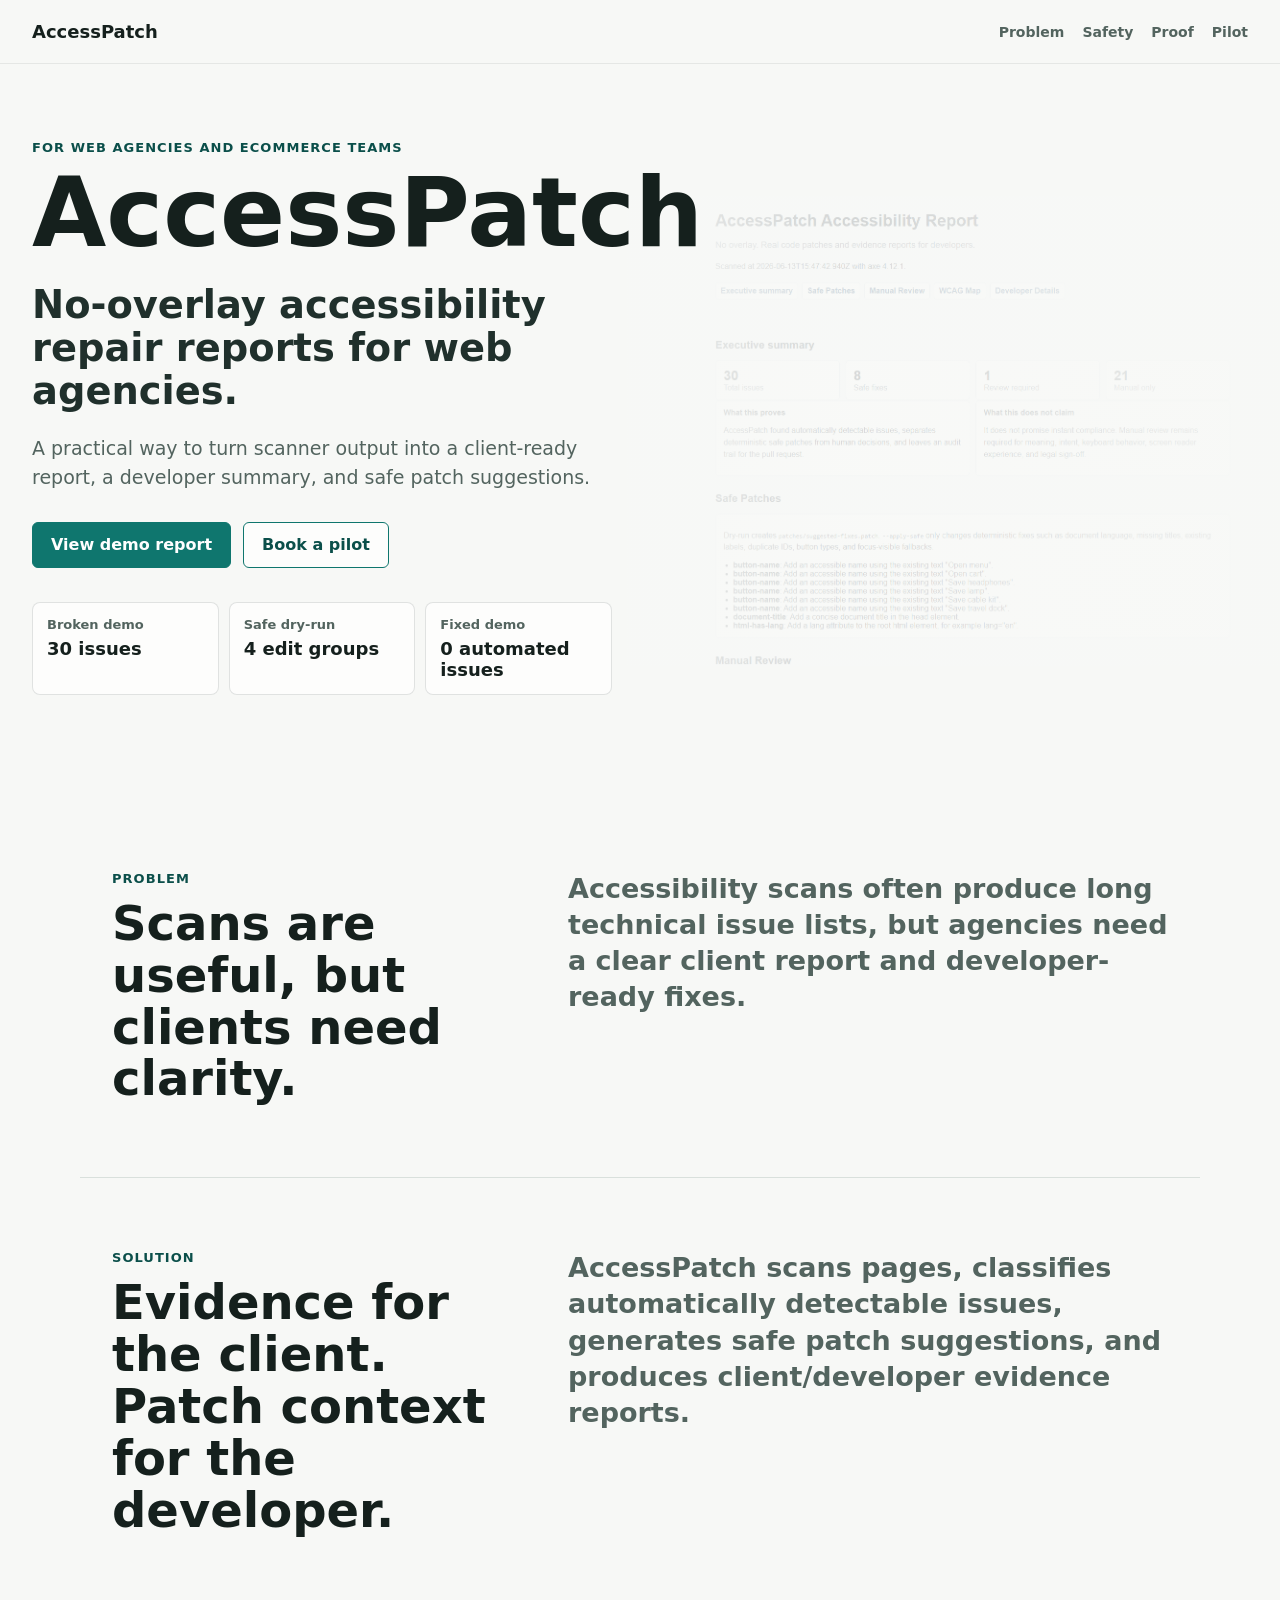
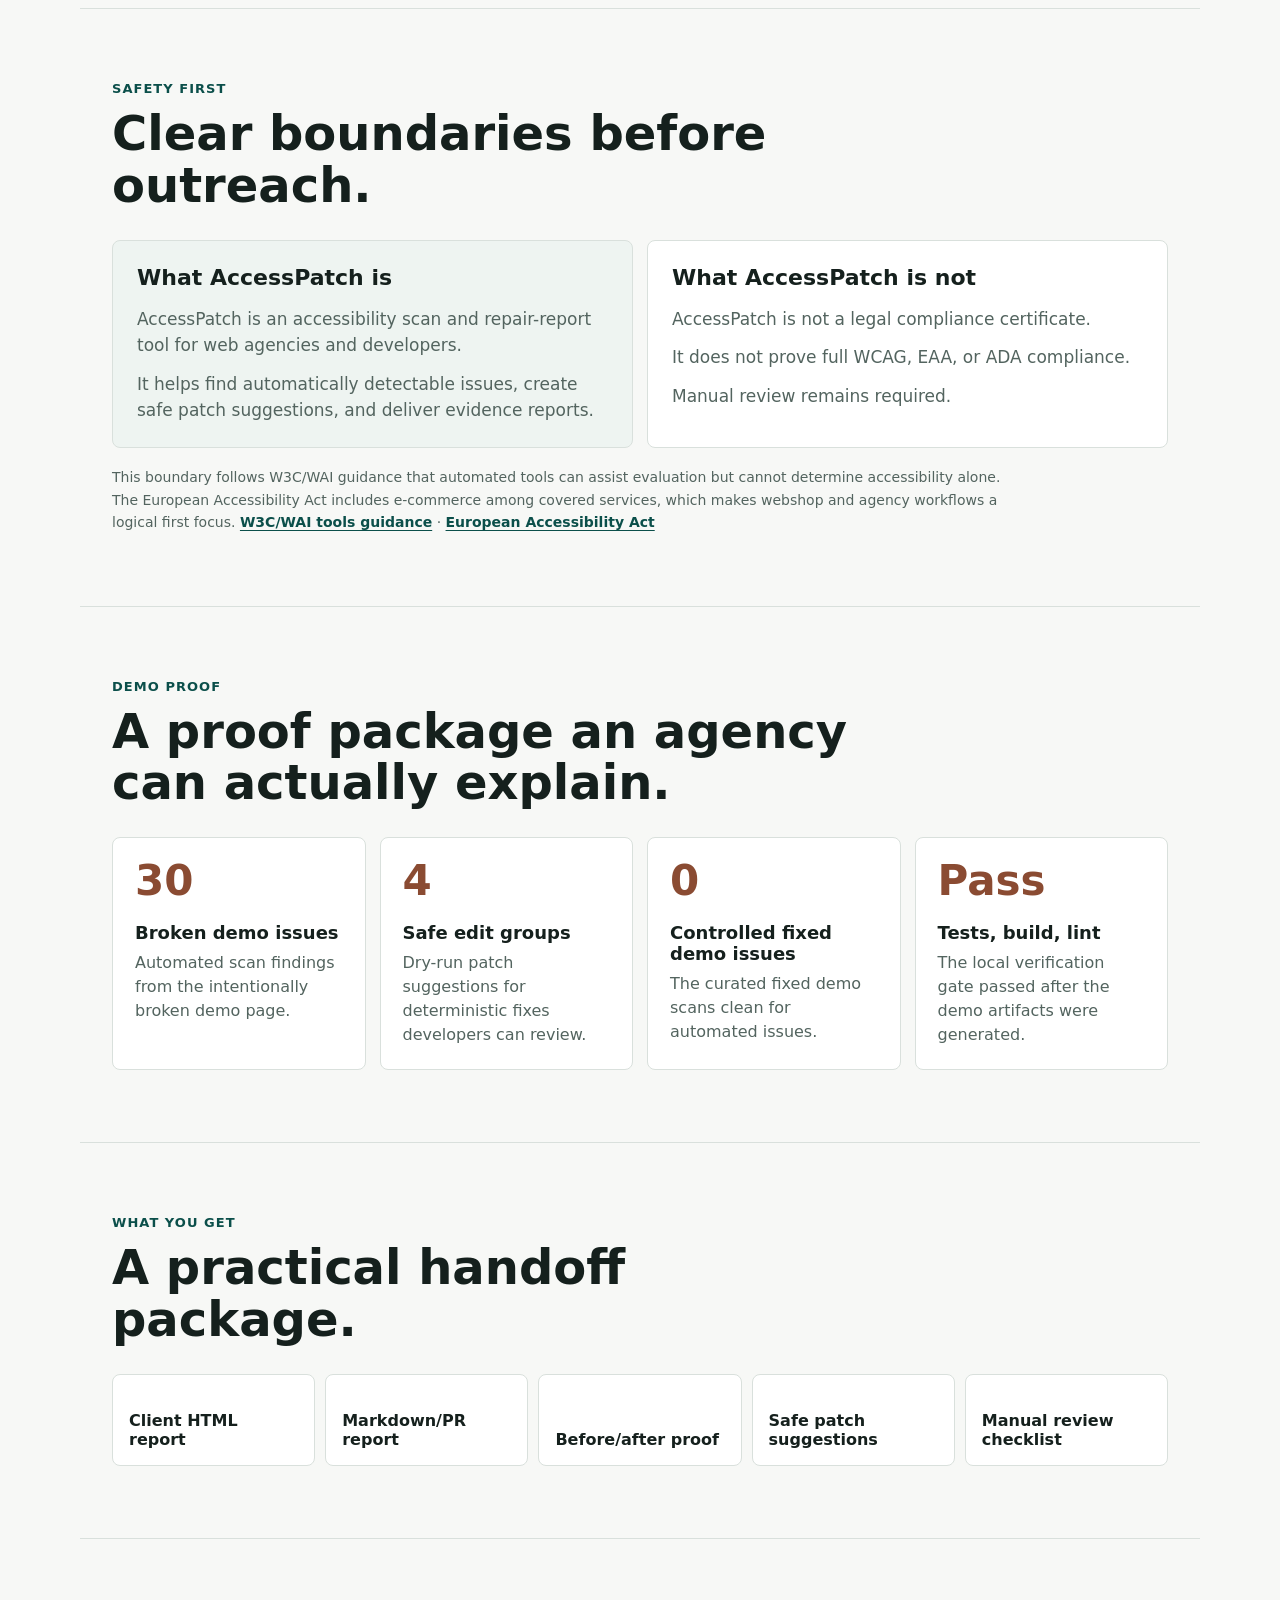
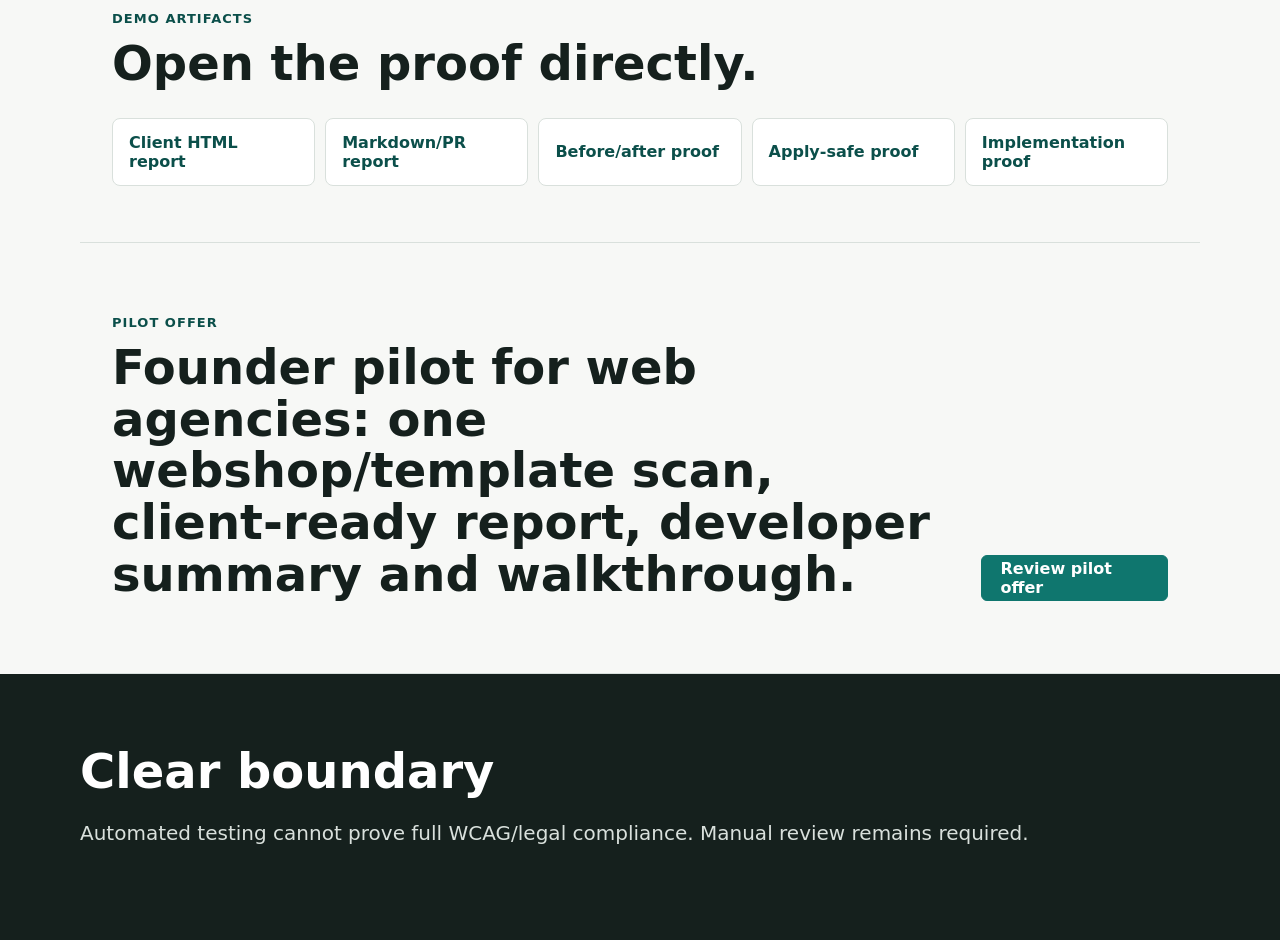
<file: index.html>
<!doctype html>
<html lang="en">
  <head>
    <meta charset="utf-8" />
    <meta name="viewport" content="width=device-width, initial-scale=1" />
    <title>AccessPatch | No-overlay accessibility repair reports</title>
    <meta
      name="description"
      content="AccessPatch creates no-overlay accessibility repair reports for web agencies: scan evidence, safe patch suggestions, PR summaries, and manual review checklists."
    />
    <link rel="stylesheet" href="styles.css" />
  </head>
  <body>
    <header class="site-header" aria-label="AccessPatch">
      <a class="brand" href="#top">AccessPatch</a>
      <nav aria-label="Primary navigation">
        <a href="#problem">Problem</a>
        <a href="#safety">Safety</a>
        <a href="#proof">Proof</a>
        <a href="#pilot">Pilot</a>
      </nav>
    </header>

    <main id="top">
      <section class="hero" aria-labelledby="hero-title">
        <div class="hero-copy">
          <p class="eyebrow">For web agencies and ecommerce teams</p>
          <h1 id="hero-title">AccessPatch</h1>
          <p class="hero-subtitle">No-overlay accessibility repair reports for web agencies.</p>
          <p class="hero-note">
            A practical way to turn scanner output into a client-ready report, a developer summary,
            and safe patch suggestions.
          </p>
          <div class="hero-actions" aria-label="Primary actions">
            <a class="button primary" href="reports/client-demo.html">View demo report</a>
            <a class="button secondary" href="#pilot">Book a pilot</a>
          </div>
          <dl class="hero-proof" aria-label="Demo proof">
            <div>
              <dt>Broken demo</dt>
              <dd>30 issues</dd>
            </div>
            <div>
              <dt>Safe dry-run</dt>
              <dd>4 edit groups</dd>
            </div>
            <div>
              <dt>Fixed demo</dt>
              <dd>0 automated issues</dd>
            </div>
          </dl>
        </div>
      </section>

      <section id="problem" class="section split">
        <div>
          <p class="section-kicker">Problem</p>
          <h2>Scans are useful, but clients need clarity.</h2>
        </div>
        <p class="large-copy">
          Accessibility scans often produce long technical issue lists, but agencies need a clear
          client report and developer-ready fixes.
        </p>
      </section>

      <section class="section split">
        <div>
          <p class="section-kicker">Solution</p>
          <h2>Evidence for the client. Patch context for the developer.</h2>
        </div>
        <p class="large-copy">
          AccessPatch scans pages, classifies automatically detectable issues, generates safe patch
          suggestions, and produces client/developer evidence reports.
        </p>
      </section>

      <section id="safety" class="section safety" aria-labelledby="safety-title">
        <div class="section-heading">
          <p class="section-kicker">Safety first</p>
          <h2 id="safety-title">Clear boundaries before outreach.</h2>
        </div>
        <div class="safety-grid">
          <article>
            <h3>What AccessPatch is</h3>
            <p>
              AccessPatch is an accessibility scan and repair-report tool for web agencies and
              developers.
            </p>
            <p>
              It helps find automatically detectable issues, create safe patch suggestions, and
              deliver evidence reports.
            </p>
          </article>
          <article>
            <h3>What AccessPatch is not</h3>
            <p>AccessPatch is not a legal compliance certificate.</p>
            <p>It does not prove full WCAG, EAA, or ADA compliance.</p>
            <p>Manual review remains required.</p>
          </article>
        </div>
        <p class="source-note">
          This boundary follows W3C/WAI guidance that automated tools can assist evaluation but
          cannot determine accessibility alone. The European Accessibility Act includes e-commerce
          among covered services, which makes webshop and agency workflows a logical first focus.
          <a href="https://www.w3.org/WAI/test-evaluate/tools/selecting/">W3C/WAI tools guidance</a>
          ·
          <a
            href="https://commission.europa.eu/strategy-and-policy/policies/justice-and-fundamental-rights/disability/european-accessibility-act-eaa_en"
            >European Accessibility Act</a
          >
        </p>
      </section>

      <section id="proof" class="section proof-section" aria-labelledby="proof-title">
        <div class="section-heading">
          <p class="section-kicker">Demo proof</p>
          <h2 id="proof-title">A proof package an agency can actually explain.</h2>
        </div>
        <div class="proof-grid">
          <article>
            <span>30</span>
            <h3>Broken demo issues</h3>
            <p>Automated scan findings from the intentionally broken demo page.</p>
          </article>
          <article>
            <span>4</span>
            <h3>Safe edit groups</h3>
            <p>Dry-run patch suggestions for deterministic fixes developers can review.</p>
          </article>
          <article>
            <span>0</span>
            <h3>Controlled fixed demo issues</h3>
            <p>The curated fixed demo scans clean for automated issues.</p>
          </article>
          <article>
            <span>Pass</span>
            <h3>Tests, build, lint</h3>
            <p>The local verification gate passed after the demo artifacts were generated.</p>
          </article>
        </div>
      </section>

      <section class="section deliverables" aria-labelledby="deliverables-title">
        <div class="section-heading">
          <p class="section-kicker">What you get</p>
          <h2 id="deliverables-title">A practical handoff package.</h2>
        </div>
        <ul class="deliverable-list">
          <li>Client HTML report</li>
          <li>Markdown/PR report</li>
          <li>Before/after proof</li>
          <li>Safe patch suggestions</li>
          <li>Manual review checklist</li>
        </ul>
      </section>

      <section class="section evidence" aria-labelledby="evidence-title">
        <div class="section-heading">
          <p class="section-kicker">Demo artifacts</p>
          <h2 id="evidence-title">Open the proof directly.</h2>
        </div>
        <div class="artifact-links">
          <a href="reports/client-demo.html">Client HTML report</a>
          <a href="reports/client-demo.md">Markdown/PR report</a>
          <a href="reports/before-after-summary.md">Before/after proof</a>
          <a href="reports/apply-safe-summary.md">Apply-safe proof</a>
          <a href="docs/IMPLEMENTATION_PROOF.md">Implementation proof</a>
        </div>
      </section>

      <section id="pilot" class="section pilot" aria-labelledby="pilot-title">
        <div>
          <p class="section-kicker">Pilot offer</p>
          <h2 id="pilot-title">
            Founder pilot for web agencies: one webshop/template scan, client-ready report,
            developer summary and walkthrough.
          </h2>
        </div>
        <a class="button primary" href="docs/SALES_OFFER.md">Review pilot offer</a>
      </section>

      <section class="section disclaimer" aria-labelledby="disclaimer-title">
        <h2 id="disclaimer-title">Clear boundary</h2>
        <p>
          Automated testing cannot prove full WCAG/legal compliance. Manual review remains required.
        </p>
      </section>
    </main>
  </body>
</html>
</file>
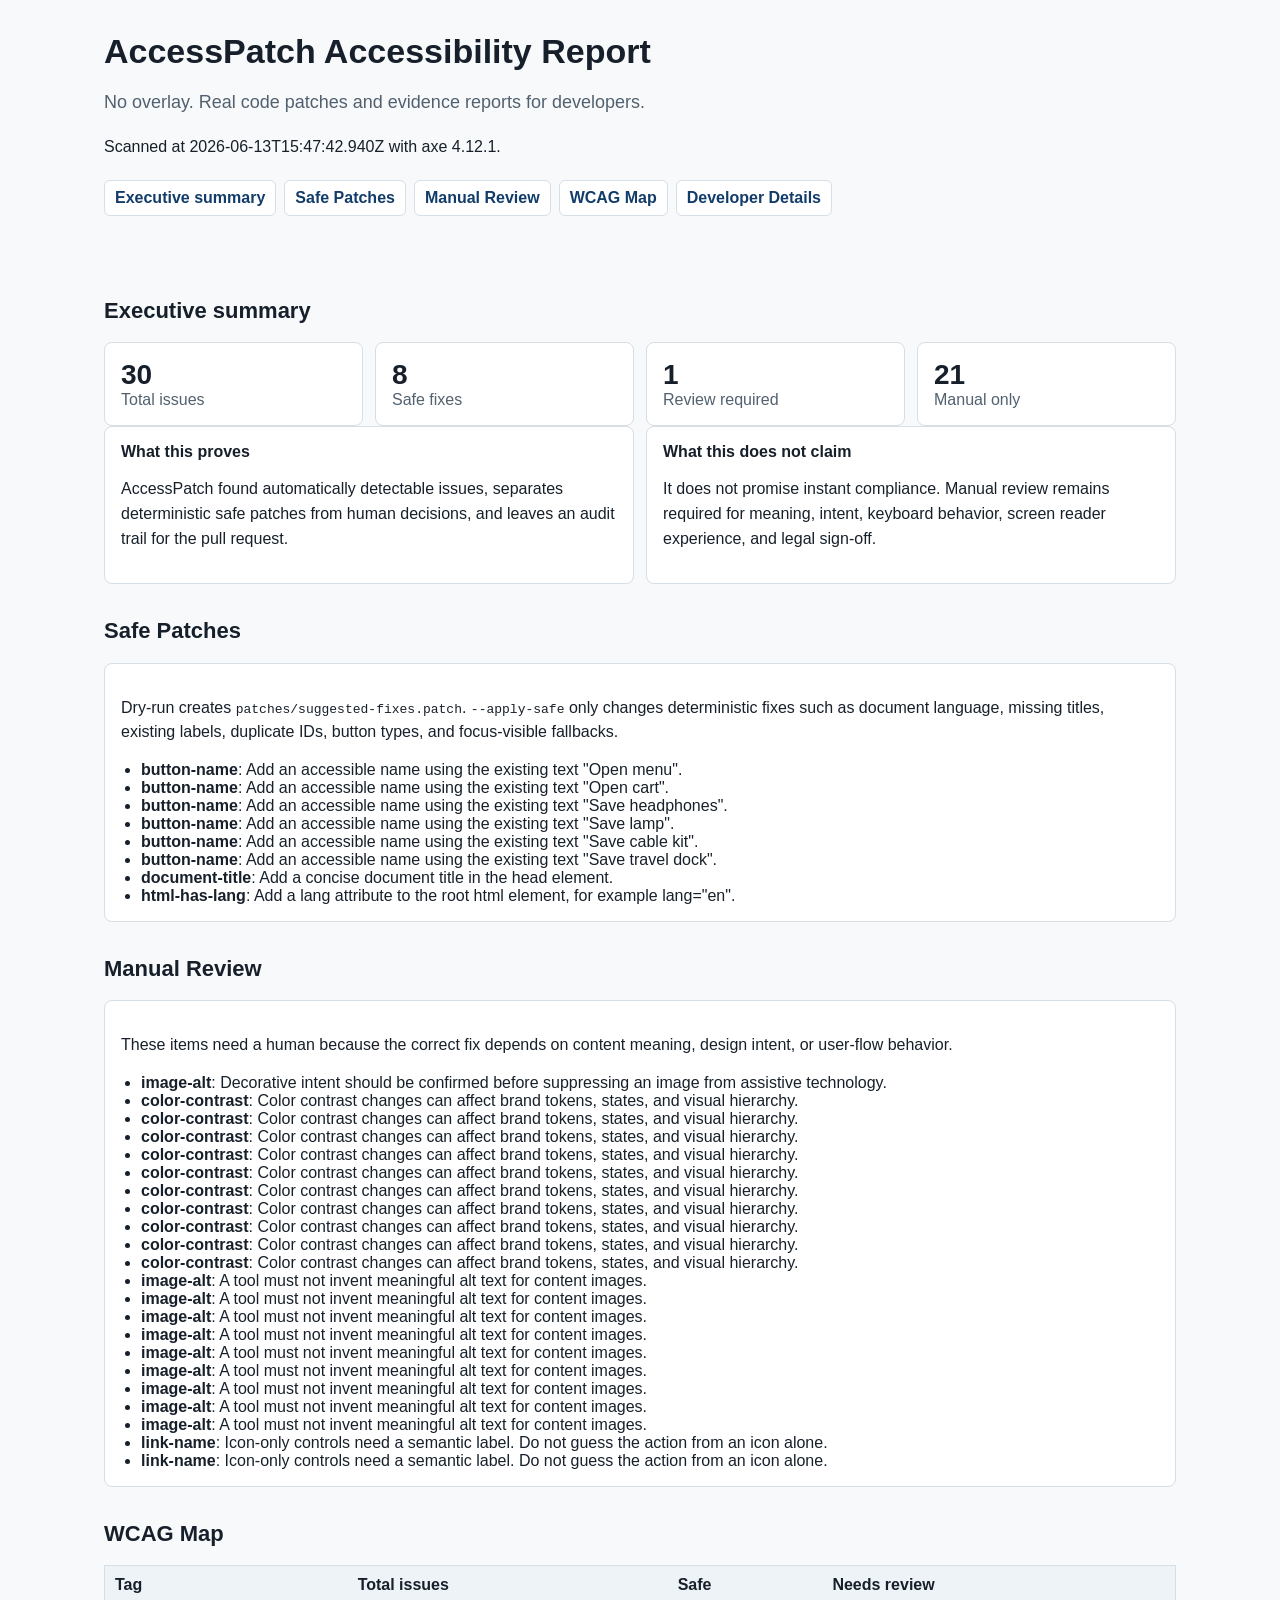
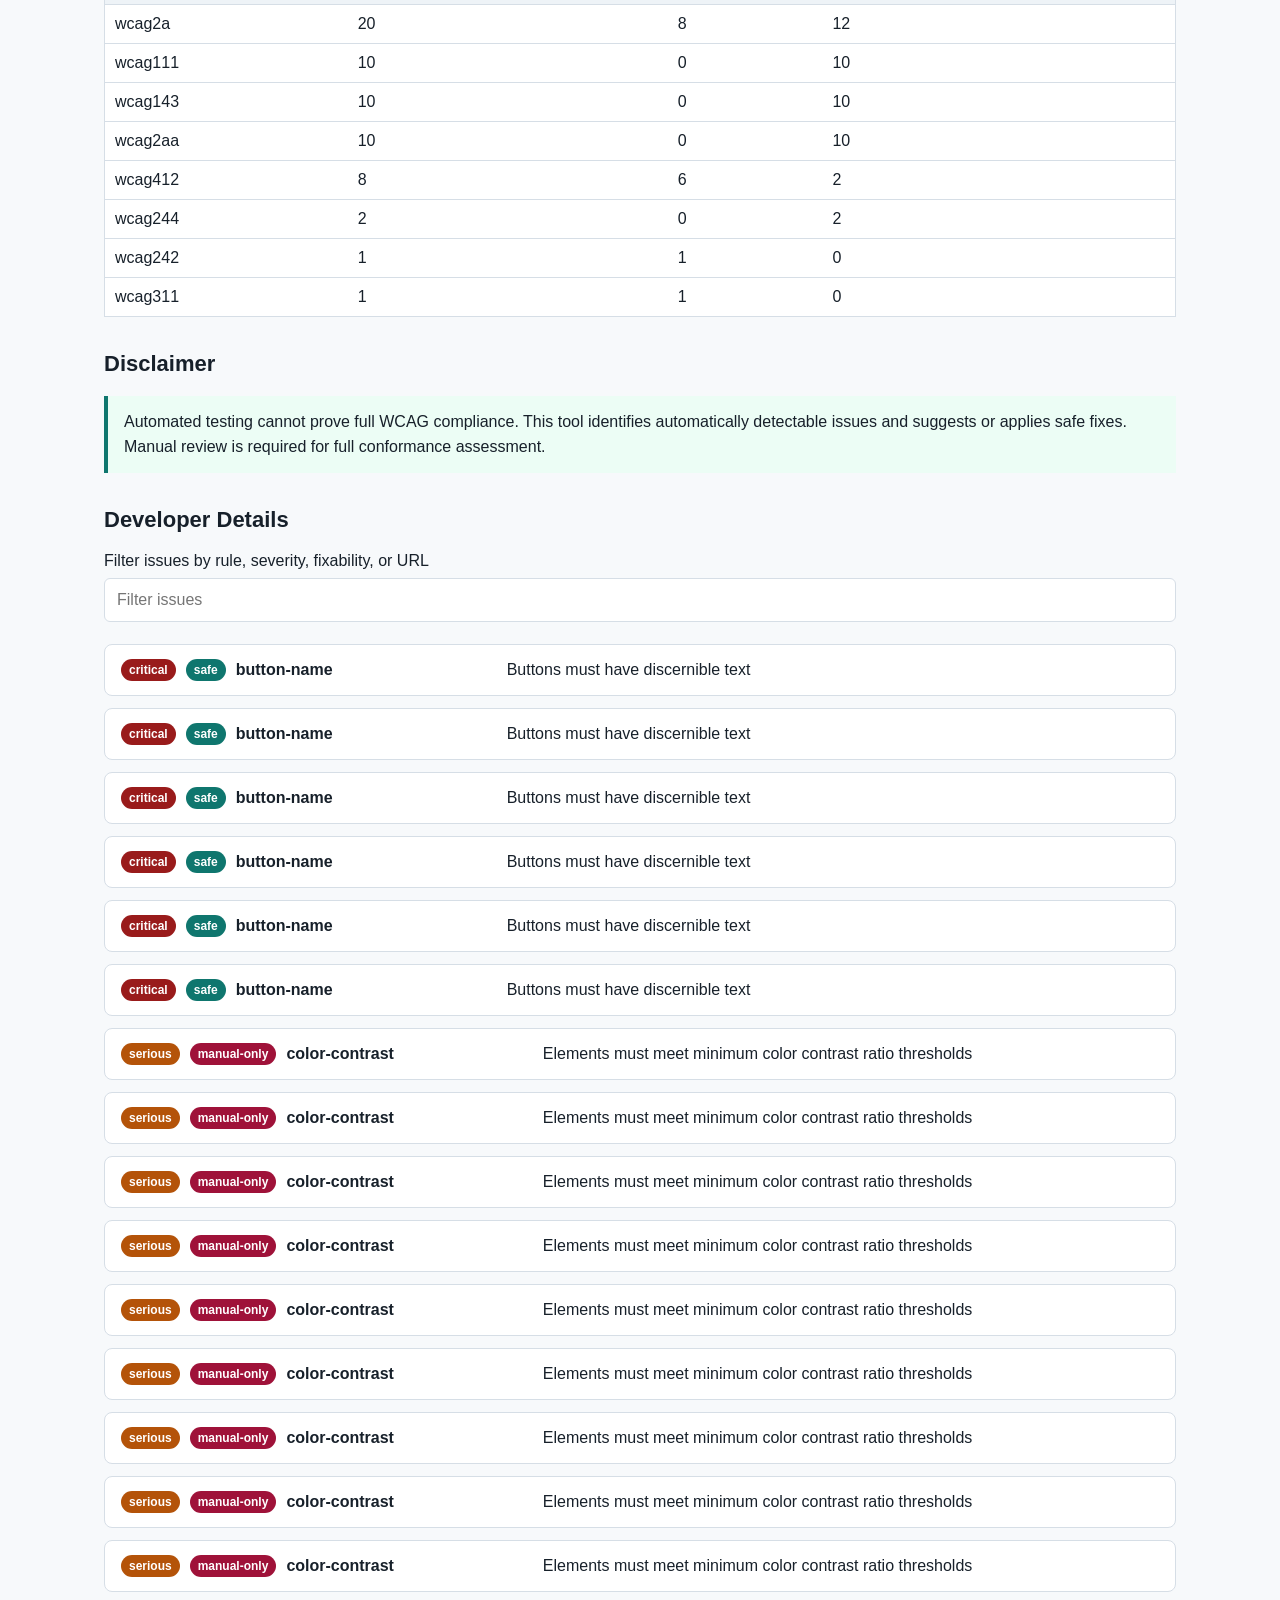
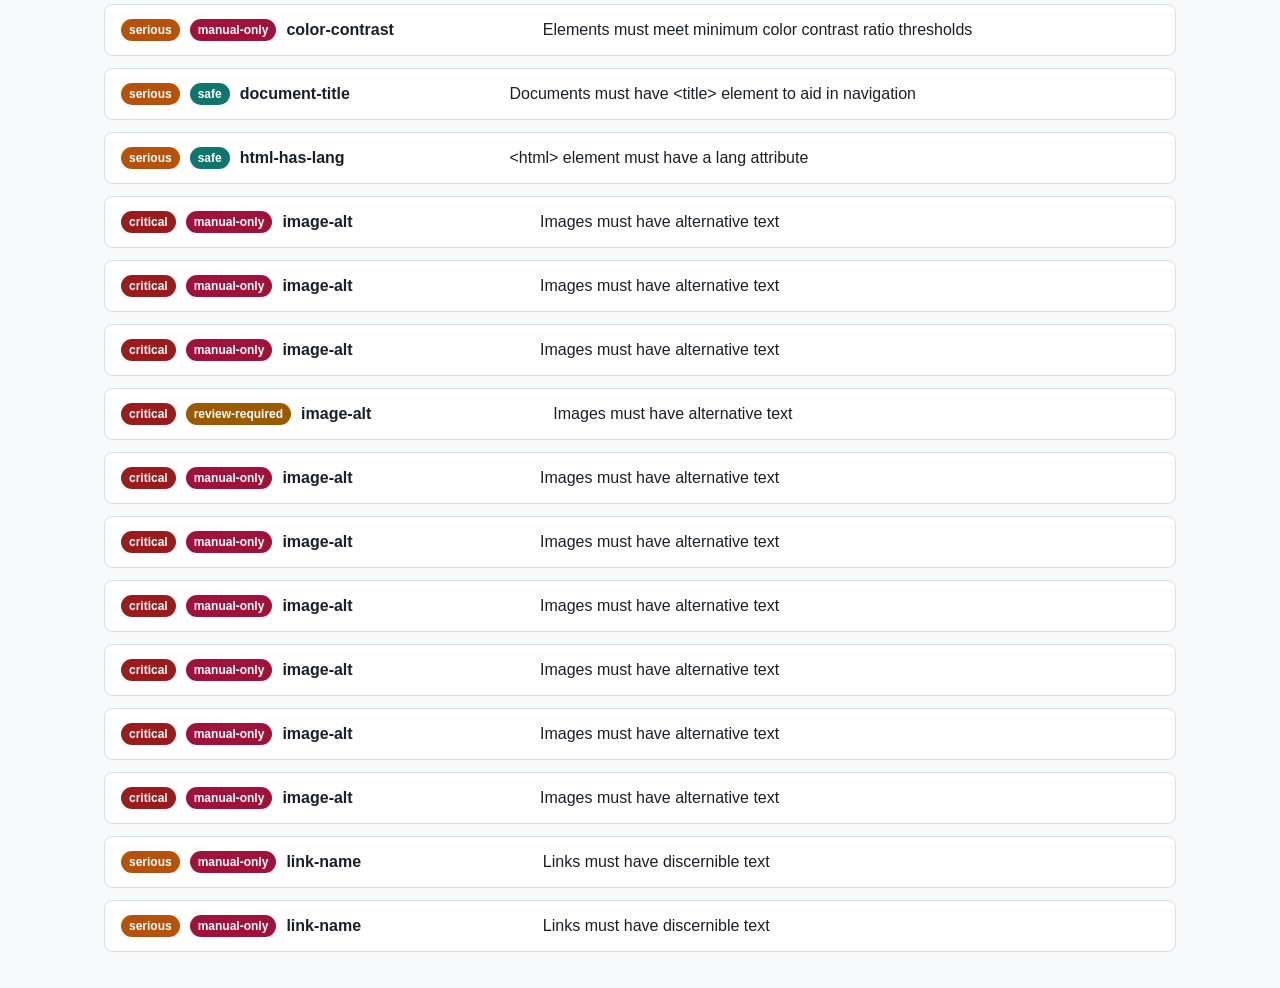
<file: reports/client-demo.html>
<!doctype html>
<html lang="en">
<head>
  <meta charset="utf-8">
  <meta name="viewport" content="width=device-width, initial-scale=1">
  <title>AccessPatch Accessibility Report</title>
  <style>
    :root { color-scheme: light; font-family: Inter, Arial, sans-serif; --ink: #17202a; --muted: #52616f; --line: #d6dee6; --panel: #fff; --wash: #f7f9fb; --safe: #0f766e; --review: #9a5b00; --manual: #9f1239; --brand: #123c69; }
    * { box-sizing: border-box; }
    body { margin: 0; color: var(--ink); background: var(--wash); }
    header, main { max-width: 1120px; margin: 0 auto; padding: 24px; }
    header { padding-top: 32px; }
    h1 { margin: 0 0 8px; font-size: 34px; letter-spacing: 0; }
    h2 { margin-top: 34px; font-size: 22px; letter-spacing: 0; }
    h3 { margin: 0 0 8px; font-size: 16px; letter-spacing: 0; }
    p { line-height: 1.55; }
    a { color: var(--brand); }
    .tagline { max-width: 760px; color: var(--muted); font-size: 18px; }
    .nav { display: flex; flex-wrap: wrap; gap: 8px; margin-top: 20px; }
    .nav a { border: 1px solid var(--line); border-radius: 6px; background: var(--panel); padding: 8px 10px; text-decoration: none; font-weight: 700; }
    .summary { display: grid; grid-template-columns: repeat(auto-fit, minmax(170px, 1fr)); gap: 12px; }
    .metric, .issue, .panel { background: var(--panel); border: 1px solid var(--line); border-radius: 8px; }
    .metric { padding: 16px; }
    .metric b { display: block; font-size: 28px; }
    .metric span { color: var(--muted); }
    .grid { display: grid; grid-template-columns: repeat(auto-fit, minmax(240px, 1fr)); gap: 12px; }
    .panel { padding: 16px; }
    .badge { display: inline-flex; align-items: center; min-height: 22px; padding: 0 8px; border-radius: 999px; color: #fff; font-size: 12px; font-weight: 700; }
    .severity-critical { background: #991b1b; }
    .severity-serious { background: #b45309; }
    .severity-moderate { background: #0369a1; }
    .severity-minor, .severity-none { background: #475569; }
    .fix-safe { background: var(--safe); }
    .fix-review-required { background: var(--review); }
    .fix-manual-only { background: var(--manual); }
    .issue { margin: 12px 0; padding: 0; }
    .filter { width: 100%; min-height: 44px; border: 1px solid var(--line); border-radius: 6px; padding: 0 12px; font: inherit; margin: 8px 0 10px; background: #fff; }
    summary { cursor: pointer; display: grid; grid-template-columns: auto auto minmax(130px, 0.4fr) 1fr; gap: 10px; align-items: center; padding: 14px 16px; }
    dl { display: grid; grid-template-columns: 150px 1fr; gap: 8px 16px; padding: 0 16px 16px; }
    dt { font-weight: 700; color: var(--muted); }
    dd { margin: 0; min-width: 0; }
    pre { white-space: pre-wrap; overflow-wrap: anywhere; background: #eef3f7; padding: 12px; border-radius: 6px; }
    .disclaimer { border-left: 4px solid #0f766e; background: #ecfdf5; padding: 14px 16px; }
    table { width: 100%; border-collapse: collapse; background: #fff; border: 1px solid var(--line); }
    th, td { border-bottom: 1px solid var(--line); padding: 10px; text-align: left; vertical-align: top; }
    th { background: #eef3f7; }
    .empty { color: var(--muted); }
    .proof-list { margin: 0; padding-left: 20px; }
    @media (max-width: 720px) { summary, dl { grid-template-columns: 1fr; } header, main { padding: 18px; } }
    @media print {
      body { background: #fff; color: #000; }
      header, main { max-width: none; padding: 0; }
      .nav, .filter, script { display: none !important; }
      .metric, .issue, .panel, table { break-inside: avoid; border-color: #aaa; }
      details { page-break-inside: avoid; }
      details:not([open]) > *:not(summary) { display: block; }
      a { color: #000; text-decoration: none; }
    }
  </style>
</head>
<body>
  <header>
    <h1>AccessPatch Accessibility Report</h1>
    <p class="tagline">No overlay. Real code patches and evidence reports for developers.</p>
    <p>Scanned at 2026-06-13T15:47:42.940Z with axe 4.12.1.</p>
    <nav class="nav" aria-label="Report sections">
      <a href="#executive-summary">Executive summary</a>
      <a href="#safe-patches">Safe Patches</a>
      <a href="#manual-review">Manual Review</a>
      <a href="#wcag-map">WCAG Map</a>
      <a href="#developer-details">Developer Details</a>
    </nav>
  </header>
  <main>
    <section id="executive-summary" aria-labelledby="executive-summary-title">
      <h2 id="executive-summary-title">Executive summary</h2>
      <div class="summary" aria-label="Report summary">
        <div class="metric"><b>30</b><span>Total issues</span></div>
        <div class="metric"><b>8</b><span>Safe fixes</span></div>
        <div class="metric"><b>1</b><span>Review required</span></div>
        <div class="metric"><b>21</b><span>Manual only</span></div>
      </div>
      <div class="grid">
        <div class="panel">
          <h3>What this proves</h3>
          <p>AccessPatch found automatically detectable issues, separates deterministic safe patches from human decisions, and leaves an audit trail for the pull request.</p>
        </div>
        <div class="panel">
          <h3>What this does not claim</h3>
          <p>It does not promise instant compliance. Manual review remains required for meaning, intent, keyboard behavior, screen reader experience, and legal sign-off.</p>
        </div>
      </div>
    </section>

    <section id="safe-patches" aria-labelledby="safe-patches-title">
      <h2 id="safe-patches-title">Safe Patches</h2>
      <div class="panel">
        <p>Dry-run creates <code>patches/suggested-fixes.patch</code>. <code>--apply-safe</code> only changes deterministic fixes such as document language, missing titles, existing labels, duplicate IDs, button types, and focus-visible fallbacks.</p>
        <ul class="proof-list"><li><strong>button-name</strong>: Add an accessible name using the existing text &quot;Open menu&quot;.</li>
<li><strong>button-name</strong>: Add an accessible name using the existing text &quot;Open cart&quot;.</li>
<li><strong>button-name</strong>: Add an accessible name using the existing text &quot;Save headphones&quot;.</li>
<li><strong>button-name</strong>: Add an accessible name using the existing text &quot;Save lamp&quot;.</li>
<li><strong>button-name</strong>: Add an accessible name using the existing text &quot;Save cable kit&quot;.</li>
<li><strong>button-name</strong>: Add an accessible name using the existing text &quot;Save travel dock&quot;.</li>
<li><strong>document-title</strong>: Add a concise document title in the head element.</li>
<li><strong>html-has-lang</strong>: Add a lang attribute to the root html element, for example lang=&quot;en&quot;.</li></ul>
      </div>
    </section>

    <section id="manual-review" aria-labelledby="manual-review-title">
      <h2 id="manual-review-title">Manual Review</h2>
      <div class="panel">
        <p>These items need a human because the correct fix depends on content meaning, design intent, or user-flow behavior.</p>
        <ul class="proof-list"><li><strong>image-alt</strong>: Decorative intent should be confirmed before suppressing an image from assistive technology.</li>
<li><strong>color-contrast</strong>: Color contrast changes can affect brand tokens, states, and visual hierarchy.</li>
<li><strong>color-contrast</strong>: Color contrast changes can affect brand tokens, states, and visual hierarchy.</li>
<li><strong>color-contrast</strong>: Color contrast changes can affect brand tokens, states, and visual hierarchy.</li>
<li><strong>color-contrast</strong>: Color contrast changes can affect brand tokens, states, and visual hierarchy.</li>
<li><strong>color-contrast</strong>: Color contrast changes can affect brand tokens, states, and visual hierarchy.</li>
<li><strong>color-contrast</strong>: Color contrast changes can affect brand tokens, states, and visual hierarchy.</li>
<li><strong>color-contrast</strong>: Color contrast changes can affect brand tokens, states, and visual hierarchy.</li>
<li><strong>color-contrast</strong>: Color contrast changes can affect brand tokens, states, and visual hierarchy.</li>
<li><strong>color-contrast</strong>: Color contrast changes can affect brand tokens, states, and visual hierarchy.</li>
<li><strong>color-contrast</strong>: Color contrast changes can affect brand tokens, states, and visual hierarchy.</li>
<li><strong>image-alt</strong>: A tool must not invent meaningful alt text for content images.</li>
<li><strong>image-alt</strong>: A tool must not invent meaningful alt text for content images.</li>
<li><strong>image-alt</strong>: A tool must not invent meaningful alt text for content images.</li>
<li><strong>image-alt</strong>: A tool must not invent meaningful alt text for content images.</li>
<li><strong>image-alt</strong>: A tool must not invent meaningful alt text for content images.</li>
<li><strong>image-alt</strong>: A tool must not invent meaningful alt text for content images.</li>
<li><strong>image-alt</strong>: A tool must not invent meaningful alt text for content images.</li>
<li><strong>image-alt</strong>: A tool must not invent meaningful alt text for content images.</li>
<li><strong>image-alt</strong>: A tool must not invent meaningful alt text for content images.</li>
<li><strong>link-name</strong>: Icon-only controls need a semantic label. Do not guess the action from an icon alone.</li>
<li><strong>link-name</strong>: Icon-only controls need a semantic label. Do not guess the action from an icon alone.</li></ul>
      </div>
    </section>

    <section id="wcag-map" aria-labelledby="wcag-map-title">
      <h2 id="wcag-map-title">WCAG Map</h2>
      <table>
        <thead><tr><th>Tag</th><th>Total issues</th><th>Safe</th><th>Needs review</th></tr></thead>
        <tbody><tr>
        <td>wcag2a</td>
        <td>20</td>
        <td>8</td>
        <td>12</td>
      </tr>
<tr>
        <td>wcag111</td>
        <td>10</td>
        <td>0</td>
        <td>10</td>
      </tr>
<tr>
        <td>wcag143</td>
        <td>10</td>
        <td>0</td>
        <td>10</td>
      </tr>
<tr>
        <td>wcag2aa</td>
        <td>10</td>
        <td>0</td>
        <td>10</td>
      </tr>
<tr>
        <td>wcag412</td>
        <td>8</td>
        <td>6</td>
        <td>2</td>
      </tr>
<tr>
        <td>wcag244</td>
        <td>2</td>
        <td>0</td>
        <td>2</td>
      </tr>
<tr>
        <td>wcag242</td>
        <td>1</td>
        <td>1</td>
        <td>0</td>
      </tr>
<tr>
        <td>wcag311</td>
        <td>1</td>
        <td>1</td>
        <td>0</td>
      </tr></tbody>
      </table>
    </section>

    <section id="disclaimer" aria-labelledby="disclaimer-title">
      <h2 id="disclaimer-title">Disclaimer</h2>
      <p class="disclaimer">Automated testing cannot prove full WCAG compliance. This tool identifies automatically detectable issues and suggests or applies safe fixes. Manual review is required for full conformance assessment.</p>
    </section>

    <section id="developer-details" aria-labelledby="developer-details-title">
      <h2 id="developer-details-title">Developer Details</h2>
      <label for="issue-filter">Filter issues by rule, severity, fixability, or URL</label>
      <input id="issue-filter" class="filter" type="search" data-filter placeholder="Filter issues">
      <details class="issue" data-issue data-severity="critical" data-fixability="safe" data-rule="button-name">
  <summary>
    <span class="badge severity-critical">critical</span>
    <span class="badge fix-safe">safe</span>
    <strong>button-name</strong>
    <span>Buttons must have discernible text</span>
  </summary>
  <dl>
    <dt>URL</dt><dd>controlled broken demo</dd>
    <dt>WCAG tags</dt><dd>wcag2a, wcag412</dd>
    <dt>Suggested fix</dt><dd>Add an accessible name using the existing text &quot;Open menu&quot;.</dd>
    <dt>Manual review</dt><dd>Not required for this issue classification.</dd>
    <dt>Source guess</dt><dd>examples/static-html-demo/index.html:16 (high, matched axe HTML snippet)</dd>
    <dt>Targets</dt><dd>button[data-accesspatch-label=&quot;Open menu&quot;]</dd>
    <dt>HTML</dt><dd><pre>&lt;button data-accesspatch-label=&quot;Open menu&quot;&gt;&lt;span aria-hidden=&quot;true&quot;&gt;menu&lt;/span&gt;&lt;/button&gt;</pre></dd>
  </dl>
</details>
<details class="issue" data-issue data-severity="critical" data-fixability="safe" data-rule="button-name">
  <summary>
    <span class="badge severity-critical">critical</span>
    <span class="badge fix-safe">safe</span>
    <strong>button-name</strong>
    <span>Buttons must have discernible text</span>
  </summary>
  <dl>
    <dt>URL</dt><dd>controlled broken demo</dd>
    <dt>WCAG tags</dt><dd>wcag2a, wcag412</dd>
    <dt>Suggested fix</dt><dd>Add an accessible name using the existing text &quot;Open cart&quot;.</dd>
    <dt>Manual review</dt><dd>Not required for this issue classification.</dd>
    <dt>Source guess</dt><dd>examples/static-html-demo/index.html:17 (high, matched axe HTML snippet)</dd>
    <dt>Targets</dt><dd>button[data-accesspatch-label=&quot;Open cart&quot;]</dd>
    <dt>HTML</dt><dd><pre>&lt;button data-accesspatch-label=&quot;Open cart&quot;&gt;&lt;span aria-hidden=&quot;true&quot;&gt;cart&lt;/span&gt;&lt;/button&gt;</pre></dd>
  </dl>
</details>
<details class="issue" data-issue data-severity="critical" data-fixability="safe" data-rule="button-name">
  <summary>
    <span class="badge severity-critical">critical</span>
    <span class="badge fix-safe">safe</span>
    <strong>button-name</strong>
    <span>Buttons must have discernible text</span>
  </summary>
  <dl>
    <dt>URL</dt><dd>controlled broken demo</dd>
    <dt>WCAG tags</dt><dd>wcag2a, wcag412</dd>
    <dt>Suggested fix</dt><dd>Add an accessible name using the existing text &quot;Save headphones&quot;.</dd>
    <dt>Manual review</dt><dd>Not required for this issue classification.</dd>
    <dt>Source guess</dt><dd>examples/static-html-demo/index.html:46 (high, matched axe HTML snippet)</dd>
    <dt>Targets</dt><dd>button[data-accesspatch-label=&quot;Save headphones&quot;]</dd>
    <dt>HTML</dt><dd><pre>&lt;button data-accesspatch-label=&quot;Save headphones&quot;&gt;
            &lt;span aria-hidden=&quot;true&quot;&gt;save&lt;/span&gt;
          &lt;/button&gt;</pre></dd>
  </dl>
</details>
<details class="issue" data-issue data-severity="critical" data-fixability="safe" data-rule="button-name">
  <summary>
    <span class="badge severity-critical">critical</span>
    <span class="badge fix-safe">safe</span>
    <strong>button-name</strong>
    <span>Buttons must have discernible text</span>
  </summary>
  <dl>
    <dt>URL</dt><dd>controlled broken demo</dd>
    <dt>WCAG tags</dt><dd>wcag2a, wcag412</dd>
    <dt>Suggested fix</dt><dd>Add an accessible name using the existing text &quot;Save lamp&quot;.</dd>
    <dt>Manual review</dt><dd>Not required for this issue classification.</dd>
    <dt>Source guess</dt><dd>examples/static-html-demo/index.html:56 (high, matched axe HTML snippet)</dd>
    <dt>Targets</dt><dd>button[data-accesspatch-label=&quot;Save lamp&quot;]</dd>
    <dt>HTML</dt><dd><pre>&lt;button data-accesspatch-label=&quot;Save lamp&quot;&gt;&lt;span aria-hidden=&quot;true&quot;&gt;save&lt;/span&gt;&lt;/button&gt;</pre></dd>
  </dl>
</details>
<details class="issue" data-issue data-severity="critical" data-fixability="safe" data-rule="button-name">
  <summary>
    <span class="badge severity-critical">critical</span>
    <span class="badge fix-safe">safe</span>
    <strong>button-name</strong>
    <span>Buttons must have discernible text</span>
  </summary>
  <dl>
    <dt>URL</dt><dd>controlled broken demo</dd>
    <dt>WCAG tags</dt><dd>wcag2a, wcag412</dd>
    <dt>Suggested fix</dt><dd>Add an accessible name using the existing text &quot;Save cable kit&quot;.</dd>
    <dt>Manual review</dt><dd>Not required for this issue classification.</dd>
    <dt>Source guess</dt><dd>examples/static-html-demo/index.html:65 (high, matched axe HTML snippet)</dd>
    <dt>Targets</dt><dd>button[data-accesspatch-label=&quot;Save cable kit&quot;]</dd>
    <dt>HTML</dt><dd><pre>&lt;button data-accesspatch-label=&quot;Save cable kit&quot;&gt;
            &lt;span aria-hidden=&quot;true&quot;&gt;save&lt;/span&gt;
          &lt;/button&gt;</pre></dd>
  </dl>
</details>
<details class="issue" data-issue data-severity="critical" data-fixability="safe" data-rule="button-name">
  <summary>
    <span class="badge severity-critical">critical</span>
    <span class="badge fix-safe">safe</span>
    <strong>button-name</strong>
    <span>Buttons must have discernible text</span>
  </summary>
  <dl>
    <dt>URL</dt><dd>controlled broken demo</dd>
    <dt>WCAG tags</dt><dd>wcag2a, wcag412</dd>
    <dt>Suggested fix</dt><dd>Add an accessible name using the existing text &quot;Save travel dock&quot;.</dd>
    <dt>Manual review</dt><dd>Not required for this issue classification.</dd>
    <dt>Source guess</dt><dd>examples/static-html-demo/index.html:75 (high, matched axe HTML snippet)</dd>
    <dt>Targets</dt><dd>button[data-accesspatch-label=&quot;Save travel dock&quot;]</dd>
    <dt>HTML</dt><dd><pre>&lt;button data-accesspatch-label=&quot;Save travel dock&quot;&gt;
            &lt;span aria-hidden=&quot;true&quot;&gt;save&lt;/span&gt;
          &lt;/button&gt;</pre></dd>
  </dl>
</details>
<details class="issue" data-issue data-severity="serious" data-fixability="manual-only" data-rule="color-contrast">
  <summary>
    <span class="badge severity-serious">serious</span>
    <span class="badge fix-manual-only">manual-only</span>
    <strong>color-contrast</strong>
    <span>Elements must meet minimum color contrast ratio thresholds</span>
  </summary>
  <dl>
    <dt>URL</dt><dd>controlled broken demo</dd>
    <dt>WCAG tags</dt><dd>wcag2aa, wcag143</dd>
    <dt>Suggested fix</dt><dd>Adjust foreground/background colors or design tokens after checking brand and state requirements.</dd>
    <dt>Manual review</dt><dd>Color contrast changes can affect brand tokens, states, and visual hierarchy.</dd>
    <dt>Source guess</dt><dd>examples/static-html-demo/index.html:28 (medium, matched selector .low)</dd>
    <dt>Targets</dt><dd>div &gt; .low</dd>
    <dt>HTML</dt><dd><pre>&lt;p class=&quot;low&quot;&gt;Low contrast text is intentionally hard to read here.&lt;/p&gt;</pre></dd>
  </dl>
</details>
<details class="issue" data-issue data-severity="serious" data-fixability="manual-only" data-rule="color-contrast">
  <summary>
    <span class="badge severity-serious">serious</span>
    <span class="badge fix-manual-only">manual-only</span>
    <strong>color-contrast</strong>
    <span>Elements must meet minimum color contrast ratio thresholds</span>
  </summary>
  <dl>
    <dt>URL</dt><dd>controlled broken demo</dd>
    <dt>WCAG tags</dt><dd>wcag2aa, wcag143</dd>
    <dt>Suggested fix</dt><dd>Adjust foreground/background colors or design tokens after checking brand and state requirements.</dd>
    <dt>Manual review</dt><dd>Color contrast changes can affect brand tokens, states, and visual hierarchy.</dd>
    <dt>Source guess</dt><dd>examples/static-html-demo/index.html:28 (medium, matched selector .low)</dd>
    <dt>Targets</dt><dd>article:nth-child(1) &gt; .low</dd>
    <dt>HTML</dt><dd><pre>&lt;p class=&quot;low&quot;&gt;Studio comfort, travel case, quick charge.&lt;/p&gt;</pre></dd>
  </dl>
</details>
<details class="issue" data-issue data-severity="serious" data-fixability="manual-only" data-rule="color-contrast">
  <summary>
    <span class="badge severity-serious">serious</span>
    <span class="badge fix-manual-only">manual-only</span>
    <strong>color-contrast</strong>
    <span>Elements must meet minimum color contrast ratio thresholds</span>
  </summary>
  <dl>
    <dt>URL</dt><dd>controlled broken demo</dd>
    <dt>WCAG tags</dt><dd>wcag2aa, wcag143</dd>
    <dt>Suggested fix</dt><dd>Adjust foreground/background colors or design tokens after checking brand and state requirements.</dd>
    <dt>Manual review</dt><dd>Color contrast changes can affect brand tokens, states, and visual hierarchy.</dd>
    <dt>Source guess</dt><dd>examples/static-html-demo/index.html:28 (medium, matched selector .low)</dd>
    <dt>Targets</dt><dd>article:nth-child(2) &gt; .low</dd>
    <dt>HTML</dt><dd><pre>&lt;p class=&quot;low&quot;&gt;Warm light presets and desk clamp.&lt;/p&gt;</pre></dd>
  </dl>
</details>
<details class="issue" data-issue data-severity="serious" data-fixability="manual-only" data-rule="color-contrast">
  <summary>
    <span class="badge severity-serious">serious</span>
    <span class="badge fix-manual-only">manual-only</span>
    <strong>color-contrast</strong>
    <span>Elements must meet minimum color contrast ratio thresholds</span>
  </summary>
  <dl>
    <dt>URL</dt><dd>controlled broken demo</dd>
    <dt>WCAG tags</dt><dd>wcag2aa, wcag143</dd>
    <dt>Suggested fix</dt><dd>Adjust foreground/background colors or design tokens after checking brand and state requirements.</dd>
    <dt>Manual review</dt><dd>Color contrast changes can affect brand tokens, states, and visual hierarchy.</dd>
    <dt>Source guess</dt><dd>examples/static-html-demo/index.html:28 (medium, matched selector .low)</dd>
    <dt>Targets</dt><dd>article:nth-child(3) &gt; .low</dd>
    <dt>HTML</dt><dd><pre>&lt;p class=&quot;low&quot;&gt;Reusable clips and sleeves.&lt;/p&gt;</pre></dd>
  </dl>
</details>
<details class="issue" data-issue data-severity="serious" data-fixability="manual-only" data-rule="color-contrast">
  <summary>
    <span class="badge severity-serious">serious</span>
    <span class="badge fix-manual-only">manual-only</span>
    <strong>color-contrast</strong>
    <span>Elements must meet minimum color contrast ratio thresholds</span>
  </summary>
  <dl>
    <dt>URL</dt><dd>controlled broken demo</dd>
    <dt>WCAG tags</dt><dd>wcag2aa, wcag143</dd>
    <dt>Suggested fix</dt><dd>Adjust foreground/background colors or design tokens after checking brand and state requirements.</dd>
    <dt>Manual review</dt><dd>Color contrast changes can affect brand tokens, states, and visual hierarchy.</dd>
    <dt>Source guess</dt><dd>examples/static-html-demo/index.html:28 (medium, matched selector .low)</dd>
    <dt>Targets</dt><dd>article:nth-child(4) &gt; .low</dd>
    <dt>HTML</dt><dd><pre>&lt;p class=&quot;low&quot;&gt;HDMI, USB-C, ethernet, compact case.&lt;/p&gt;</pre></dd>
  </dl>
</details>
<details class="issue" data-issue data-severity="serious" data-fixability="manual-only" data-rule="color-contrast">
  <summary>
    <span class="badge severity-serious">serious</span>
    <span class="badge fix-manual-only">manual-only</span>
    <strong>color-contrast</strong>
    <span>Elements must meet minimum color contrast ratio thresholds</span>
  </summary>
  <dl>
    <dt>URL</dt><dd>controlled broken demo</dd>
    <dt>WCAG tags</dt><dd>wcag2aa, wcag143</dd>
    <dt>Suggested fix</dt><dd>Adjust foreground/background colors or design tokens after checking brand and state requirements.</dd>
    <dt>Manual review</dt><dd>Color contrast changes can affect brand tokens, states, and visual hierarchy.</dd>
    <dt>Source guess</dt><dd>examples/static-html-demo/index.html:28 (medium, matched selector .low)</dd>
    <dt>Targets</dt><dd>article:nth-child(5) &gt; .low</dd>
    <dt>HTML</dt><dd><pre>&lt;p class=&quot;low&quot;&gt;Desk timer with silent alerts.&lt;/p&gt;</pre></dd>
  </dl>
</details>
<details class="issue" data-issue data-severity="serious" data-fixability="manual-only" data-rule="color-contrast">
  <summary>
    <span class="badge severity-serious">serious</span>
    <span class="badge fix-manual-only">manual-only</span>
    <strong>color-contrast</strong>
    <span>Elements must meet minimum color contrast ratio thresholds</span>
  </summary>
  <dl>
    <dt>URL</dt><dd>controlled broken demo</dd>
    <dt>WCAG tags</dt><dd>wcag2aa, wcag143</dd>
    <dt>Suggested fix</dt><dd>Adjust foreground/background colors or design tokens after checking brand and state requirements.</dd>
    <dt>Manual review</dt><dd>Color contrast changes can affect brand tokens, states, and visual hierarchy.</dd>
    <dt>Source guess</dt><dd>examples/static-html-demo/index.html:28 (medium, matched selector .low)</dd>
    <dt>Targets</dt><dd>article:nth-child(6) &gt; .low</dd>
    <dt>HTML</dt><dd><pre>&lt;p class=&quot;low&quot;&gt;Dense foam and washable cover.&lt;/p&gt;</pre></dd>
  </dl>
</details>
<details class="issue" data-issue data-severity="serious" data-fixability="manual-only" data-rule="color-contrast">
  <summary>
    <span class="badge severity-serious">serious</span>
    <span class="badge fix-manual-only">manual-only</span>
    <strong>color-contrast</strong>
    <span>Elements must meet minimum color contrast ratio thresholds</span>
  </summary>
  <dl>
    <dt>URL</dt><dd>controlled broken demo</dd>
    <dt>WCAG tags</dt><dd>wcag2aa, wcag143</dd>
    <dt>Suggested fix</dt><dd>Adjust foreground/background colors or design tokens after checking brand and state requirements.</dd>
    <dt>Manual review</dt><dd>Color contrast changes can affect brand tokens, states, and visual hierarchy.</dd>
    <dt>Source guess</dt><dd>examples/static-html-demo/index.html:28 (medium, matched selector .low)</dd>
    <dt>Targets</dt><dd>article:nth-child(7) &gt; .low</dd>
    <dt>HTML</dt><dd><pre>&lt;p class=&quot;low&quot;&gt;Oak finish and steel legs.&lt;/p&gt;</pre></dd>
  </dl>
</details>
<details class="issue" data-issue data-severity="serious" data-fixability="manual-only" data-rule="color-contrast">
  <summary>
    <span class="badge severity-serious">serious</span>
    <span class="badge fix-manual-only">manual-only</span>
    <strong>color-contrast</strong>
    <span>Elements must meet minimum color contrast ratio thresholds</span>
  </summary>
  <dl>
    <dt>URL</dt><dd>controlled broken demo</dd>
    <dt>WCAG tags</dt><dd>wcag2aa, wcag143</dd>
    <dt>Suggested fix</dt><dd>Adjust foreground/background colors or design tokens after checking brand and state requirements.</dd>
    <dt>Manual review</dt><dd>Color contrast changes can affect brand tokens, states, and visual hierarchy.</dd>
    <dt>Source guess</dt><dd>examples/static-html-demo/index.html:28 (medium, matched selector .low)</dd>
    <dt>Targets</dt><dd>article:nth-child(8) &gt; .low</dd>
    <dt>HTML</dt><dd><pre>&lt;p class=&quot;low&quot;&gt;Soft light with USB power.&lt;/p&gt;</pre></dd>
  </dl>
</details>
<details class="issue" data-issue data-severity="serious" data-fixability="manual-only" data-rule="color-contrast">
  <summary>
    <span class="badge severity-serious">serious</span>
    <span class="badge fix-manual-only">manual-only</span>
    <strong>color-contrast</strong>
    <span>Elements must meet minimum color contrast ratio thresholds</span>
  </summary>
  <dl>
    <dt>URL</dt><dd>controlled broken demo</dd>
    <dt>WCAG tags</dt><dd>wcag2aa, wcag143</dd>
    <dt>Suggested fix</dt><dd>Adjust foreground/background colors or design tokens after checking brand and state requirements.</dd>
    <dt>Manual review</dt><dd>Color contrast changes can affect brand tokens, states, and visual hierarchy.</dd>
    <dt>Source guess</dt><dd>examples/static-html-demo/index.html:28 (medium, matched selector .low)</dd>
    <dt>Targets</dt><dd>article:nth-child(9) &gt; .low</dd>
    <dt>HTML</dt><dd><pre>&lt;p class=&quot;low&quot;&gt;Foldable aluminum stand.&lt;/p&gt;</pre></dd>
  </dl>
</details>
<details class="issue" data-issue data-severity="serious" data-fixability="safe" data-rule="document-title">
  <summary>
    <span class="badge severity-serious">serious</span>
    <span class="badge fix-safe">safe</span>
    <strong>document-title</strong>
    <span>Documents must have &lt;title&gt; element to aid in navigation</span>
  </summary>
  <dl>
    <dt>URL</dt><dd>controlled broken demo</dd>
    <dt>WCAG tags</dt><dd>wcag2a, wcag242</dd>
    <dt>Suggested fix</dt><dd>Add a concise document title in the head element.</dd>
    <dt>Manual review</dt><dd>Not required for this issue classification.</dd>
    <dt>Source guess</dt><dd>examples/static-html-demo/index.html:2 (high, matched axe HTML snippet)</dd>
    <dt>Targets</dt><dd>html</dd>
    <dt>HTML</dt><dd><pre>&lt;html&gt;</pre></dd>
  </dl>
</details>
<details class="issue" data-issue data-severity="serious" data-fixability="safe" data-rule="html-has-lang">
  <summary>
    <span class="badge severity-serious">serious</span>
    <span class="badge fix-safe">safe</span>
    <strong>html-has-lang</strong>
    <span>&lt;html&gt; element must have a lang attribute</span>
  </summary>
  <dl>
    <dt>URL</dt><dd>controlled broken demo</dd>
    <dt>WCAG tags</dt><dd>wcag2a, wcag311</dd>
    <dt>Suggested fix</dt><dd>Add a lang attribute to the root html element, for example lang=&quot;en&quot;.</dd>
    <dt>Manual review</dt><dd>Not required for this issue classification.</dd>
    <dt>Source guess</dt><dd>examples/static-html-demo/index.html:2 (high, matched axe HTML snippet)</dd>
    <dt>Targets</dt><dd>html</dd>
    <dt>HTML</dt><dd><pre>&lt;html&gt;</pre></dd>
  </dl>
</details>
<details class="issue" data-issue data-severity="critical" data-fixability="manual-only" data-rule="image-alt">
  <summary>
    <span class="badge severity-critical">critical</span>
    <span class="badge fix-manual-only">manual-only</span>
    <strong>image-alt</strong>
    <span>Images must have alternative text</span>
  </summary>
  <dl>
    <dt>URL</dt><dd>controlled broken demo</dd>
    <dt>WCAG tags</dt><dd>wcag2a, wcag111</dd>
    <dt>Suggested fix</dt><dd>Write accurate alt text based on the image purpose and surrounding content.</dd>
    <dt>Manual review</dt><dd>A tool must not invent meaningful alt text for content images.</dd>
    <dt>Source guess</dt><dd>examples/static-html-demo/index.html:23 (medium, matched selector .hero-image)</dd>
    <dt>Targets</dt><dd>.hero-image</dd>
    <dt>HTML</dt><dd><pre>&lt;img class=&quot;hero-image&quot; src=&quot;data:image/svg+xml,%3Csvg xmlns=&#39;http://www.w3.org/2000/svg&#39; width=&#39;420&#39; height=&#39;240&#39;%3E%3Crect width=&#39;420&#39; height=&#39;240&#39; fill=&#39;%2360a5fa&#39;/%3E%3C/svg%3E&quot;&gt;</pre></dd>
  </dl>
</details>
<details class="issue" data-issue data-severity="critical" data-fixability="manual-only" data-rule="image-alt">
  <summary>
    <span class="badge severity-critical">critical</span>
    <span class="badge fix-manual-only">manual-only</span>
    <strong>image-alt</strong>
    <span>Images must have alternative text</span>
  </summary>
  <dl>
    <dt>URL</dt><dd>controlled broken demo</dd>
    <dt>WCAG tags</dt><dd>wcag2a, wcag111</dd>
    <dt>Suggested fix</dt><dd>Write accurate alt text based on the image purpose and surrounding content.</dd>
    <dt>Manual review</dt><dd>A tool must not invent meaningful alt text for content images.</dd>
    <dt>Source guess</dt><dd>Not mapped in this report.</dd>
    <dt>Targets</dt><dd>article:nth-child(1) &gt; img</dd>
    <dt>HTML</dt><dd><pre>&lt;img src=&quot;data:image/svg+xml,%3Csvg xmlns=&#39;http://www.w3.org/2000/svg&#39; width=&#39;240&#39; height=&#39;160&#39;%3E%3Crect width=&#39;240&#39; height=&#39;160&#39; fill=&#39;%23f97316&#39;/%3E%3C/svg%3E&quot;&gt;</pre></dd>
  </dl>
</details>
<details class="issue" data-issue data-severity="critical" data-fixability="manual-only" data-rule="image-alt">
  <summary>
    <span class="badge severity-critical">critical</span>
    <span class="badge fix-manual-only">manual-only</span>
    <strong>image-alt</strong>
    <span>Images must have alternative text</span>
  </summary>
  <dl>
    <dt>URL</dt><dd>controlled broken demo</dd>
    <dt>WCAG tags</dt><dd>wcag2a, wcag111</dd>
    <dt>Suggested fix</dt><dd>Write accurate alt text based on the image purpose and surrounding content.</dd>
    <dt>Manual review</dt><dd>A tool must not invent meaningful alt text for content images.</dd>
    <dt>Source guess</dt><dd>Not mapped in this report.</dd>
    <dt>Targets</dt><dd>article:nth-child(2) &gt; img</dd>
    <dt>HTML</dt><dd><pre>&lt;img src=&quot;data:image/svg+xml,%3Csvg xmlns=&#39;http://www.w3.org/2000/svg&#39; width=&#39;240&#39; height=&#39;160&#39;%3E%3Crect width=&#39;240&#39; height=&#39;160&#39; fill=&#39;%2322c55e&#39;/%3E%3C/svg%3E&quot;&gt;</pre></dd>
  </dl>
</details>
<details class="issue" data-issue data-severity="critical" data-fixability="review-required" data-rule="image-alt">
  <summary>
    <span class="badge severity-critical">critical</span>
    <span class="badge fix-review-required">review-required</span>
    <strong>image-alt</strong>
    <span>Images must have alternative text</span>
  </summary>
  <dl>
    <dt>URL</dt><dd>controlled broken demo</dd>
    <dt>WCAG tags</dt><dd>wcag2a, wcag111</dd>
    <dt>Suggested fix</dt><dd>If the image is truly decorative, add alt=&quot;&quot;; otherwise write meaningful alt text.</dd>
    <dt>Manual review</dt><dd>Decorative intent should be confirmed before suppressing an image from assistive technology.</dd>
    <dt>Source guess</dt><dd>examples/static-html-demo/index.html:60 (medium, matched selector .decorative)</dd>
    <dt>Targets</dt><dd>.decorative</dd>
    <dt>HTML</dt><dd><pre>&lt;img class=&quot;decorative divider&quot; src=&quot;data:image/svg+xml,%3Csvg xmlns=&#39;http://www.w3.org/2000/svg&#39; width=&#39;240&#39; height=&#39;160&#39;%3E%3Crect width=&#39;240&#39; height=&#39;160&#39; fill=&#39;%238b5cf6&#39;/%3E%3C/svg%3E&quot;&gt;</pre></dd>
  </dl>
</details>
<details class="issue" data-issue data-severity="critical" data-fixability="manual-only" data-rule="image-alt">
  <summary>
    <span class="badge severity-critical">critical</span>
    <span class="badge fix-manual-only">manual-only</span>
    <strong>image-alt</strong>
    <span>Images must have alternative text</span>
  </summary>
  <dl>
    <dt>URL</dt><dd>controlled broken demo</dd>
    <dt>WCAG tags</dt><dd>wcag2a, wcag111</dd>
    <dt>Suggested fix</dt><dd>Write accurate alt text based on the image purpose and surrounding content.</dd>
    <dt>Manual review</dt><dd>A tool must not invent meaningful alt text for content images.</dd>
    <dt>Source guess</dt><dd>Not mapped in this report.</dd>
    <dt>Targets</dt><dd>article:nth-child(4) &gt; img</dd>
    <dt>HTML</dt><dd><pre>&lt;img src=&quot;data:image/svg+xml,%3Csvg xmlns=&#39;http://www.w3.org/2000/svg&#39; width=&#39;240&#39; height=&#39;160&#39;%3E%3Crect width=&#39;240&#39; height=&#39;160&#39; fill=&#39;%23ef4444&#39;/%3E%3C/svg%3E&quot;&gt;</pre></dd>
  </dl>
</details>
<details class="issue" data-issue data-severity="critical" data-fixability="manual-only" data-rule="image-alt">
  <summary>
    <span class="badge severity-critical">critical</span>
    <span class="badge fix-manual-only">manual-only</span>
    <strong>image-alt</strong>
    <span>Images must have alternative text</span>
  </summary>
  <dl>
    <dt>URL</dt><dd>controlled broken demo</dd>
    <dt>WCAG tags</dt><dd>wcag2a, wcag111</dd>
    <dt>Suggested fix</dt><dd>Write accurate alt text based on the image purpose and surrounding content.</dd>
    <dt>Manual review</dt><dd>A tool must not invent meaningful alt text for content images.</dd>
    <dt>Source guess</dt><dd>Not mapped in this report.</dd>
    <dt>Targets</dt><dd>article:nth-child(5) &gt; img</dd>
    <dt>HTML</dt><dd><pre>&lt;img src=&quot;data:image/svg+xml,%3Csvg xmlns=&#39;http://www.w3.org/2000/svg&#39; width=&#39;240&#39; height=&#39;160&#39;%3E%3Crect width=&#39;240&#39; height=&#39;160&#39; fill=&#39;%230ea5e9&#39;/%3E%3C/svg%3E&quot;&gt;</pre></dd>
  </dl>
</details>
<details class="issue" data-issue data-severity="critical" data-fixability="manual-only" data-rule="image-alt">
  <summary>
    <span class="badge severity-critical">critical</span>
    <span class="badge fix-manual-only">manual-only</span>
    <strong>image-alt</strong>
    <span>Images must have alternative text</span>
  </summary>
  <dl>
    <dt>URL</dt><dd>controlled broken demo</dd>
    <dt>WCAG tags</dt><dd>wcag2a, wcag111</dd>
    <dt>Suggested fix</dt><dd>Write accurate alt text based on the image purpose and surrounding content.</dd>
    <dt>Manual review</dt><dd>A tool must not invent meaningful alt text for content images.</dd>
    <dt>Source guess</dt><dd>Not mapped in this report.</dd>
    <dt>Targets</dt><dd>article:nth-child(6) &gt; img</dd>
    <dt>HTML</dt><dd><pre>&lt;img src=&quot;data:image/svg+xml,%3Csvg xmlns=&#39;http://www.w3.org/2000/svg&#39; width=&#39;240&#39; height=&#39;160&#39;%3E%3Crect width=&#39;240&#39; height=&#39;160&#39; fill=&#39;%2314b8a6&#39;/%3E%3C/svg%3E&quot;&gt;</pre></dd>
  </dl>
</details>
<details class="issue" data-issue data-severity="critical" data-fixability="manual-only" data-rule="image-alt">
  <summary>
    <span class="badge severity-critical">critical</span>
    <span class="badge fix-manual-only">manual-only</span>
    <strong>image-alt</strong>
    <span>Images must have alternative text</span>
  </summary>
  <dl>
    <dt>URL</dt><dd>controlled broken demo</dd>
    <dt>WCAG tags</dt><dd>wcag2a, wcag111</dd>
    <dt>Suggested fix</dt><dd>Write accurate alt text based on the image purpose and surrounding content.</dd>
    <dt>Manual review</dt><dd>A tool must not invent meaningful alt text for content images.</dd>
    <dt>Source guess</dt><dd>Not mapped in this report.</dd>
    <dt>Targets</dt><dd>article:nth-child(7) &gt; img</dd>
    <dt>HTML</dt><dd><pre>&lt;img src=&quot;data:image/svg+xml,%3Csvg xmlns=&#39;http://www.w3.org/2000/svg&#39; width=&#39;240&#39; height=&#39;160&#39;%3E%3Crect width=&#39;240&#39; height=&#39;160&#39; fill=&#39;%23f59e0b&#39;/%3E%3C/svg%3E&quot;&gt;</pre></dd>
  </dl>
</details>
<details class="issue" data-issue data-severity="critical" data-fixability="manual-only" data-rule="image-alt">
  <summary>
    <span class="badge severity-critical">critical</span>
    <span class="badge fix-manual-only">manual-only</span>
    <strong>image-alt</strong>
    <span>Images must have alternative text</span>
  </summary>
  <dl>
    <dt>URL</dt><dd>controlled broken demo</dd>
    <dt>WCAG tags</dt><dd>wcag2a, wcag111</dd>
    <dt>Suggested fix</dt><dd>Write accurate alt text based on the image purpose and surrounding content.</dd>
    <dt>Manual review</dt><dd>A tool must not invent meaningful alt text for content images.</dd>
    <dt>Source guess</dt><dd>Not mapped in this report.</dd>
    <dt>Targets</dt><dd>article:nth-child(8) &gt; img</dd>
    <dt>HTML</dt><dd><pre>&lt;img src=&quot;data:image/svg+xml,%3Csvg xmlns=&#39;http://www.w3.org/2000/svg&#39; width=&#39;240&#39; height=&#39;160&#39;%3E%3Crect width=&#39;240&#39; height=&#39;160&#39; fill=&#39;%237c3aed&#39;/%3E%3C/svg%3E&quot;&gt;</pre></dd>
  </dl>
</details>
<details class="issue" data-issue data-severity="critical" data-fixability="manual-only" data-rule="image-alt">
  <summary>
    <span class="badge severity-critical">critical</span>
    <span class="badge fix-manual-only">manual-only</span>
    <strong>image-alt</strong>
    <span>Images must have alternative text</span>
  </summary>
  <dl>
    <dt>URL</dt><dd>controlled broken demo</dd>
    <dt>WCAG tags</dt><dd>wcag2a, wcag111</dd>
    <dt>Suggested fix</dt><dd>Write accurate alt text based on the image purpose and surrounding content.</dd>
    <dt>Manual review</dt><dd>A tool must not invent meaningful alt text for content images.</dd>
    <dt>Source guess</dt><dd>Not mapped in this report.</dd>
    <dt>Targets</dt><dd>article:nth-child(9) &gt; img</dd>
    <dt>HTML</dt><dd><pre>&lt;img src=&quot;data:image/svg+xml,%3Csvg xmlns=&#39;http://www.w3.org/2000/svg&#39; width=&#39;240&#39; height=&#39;160&#39;%3E%3Crect width=&#39;240&#39; height=&#39;160&#39; fill=&#39;%2310b981&#39;/%3E%3C/svg%3E&quot;&gt;</pre></dd>
  </dl>
</details>
<details class="issue" data-issue data-severity="serious" data-fixability="manual-only" data-rule="link-name">
  <summary>
    <span class="badge severity-serious">serious</span>
    <span class="badge fix-manual-only">manual-only</span>
    <strong>link-name</strong>
    <span>Links must have discernible text</span>
  </summary>
  <dl>
    <dt>URL</dt><dd>controlled broken demo</dd>
    <dt>WCAG tags</dt><dd>wcag2a, wcag244, wcag412</dd>
    <dt>Suggested fix</dt><dd>Add an accessible name after confirming the control purpose.</dd>
    <dt>Manual review</dt><dd>Icon-only controls need a semantic label. Do not guess the action from an icon alone.</dd>
    <dt>Source guess</dt><dd>examples/static-html-demo/index.html:85 (high, matched axe HTML snippet)</dd>
    <dt>Targets</dt><dd>a[href$=&quot;timer&quot;]</dd>
    <dt>HTML</dt><dd><pre>&lt;a href=&quot;/timer&quot;&gt;&lt;span aria-hidden=&quot;true&quot;&gt;&amp;gt;&lt;/span&gt;&lt;/a&gt;</pre></dd>
  </dl>
</details>
<details class="issue" data-issue data-severity="serious" data-fixability="manual-only" data-rule="link-name">
  <summary>
    <span class="badge severity-serious">serious</span>
    <span class="badge fix-manual-only">manual-only</span>
    <strong>link-name</strong>
    <span>Links must have discernible text</span>
  </summary>
  <dl>
    <dt>URL</dt><dd>controlled broken demo</dd>
    <dt>WCAG tags</dt><dd>wcag2a, wcag244, wcag412</dd>
    <dt>Suggested fix</dt><dd>Add an accessible name after confirming the control purpose.</dd>
    <dt>Manual review</dt><dd>Icon-only controls need a semantic label. Do not guess the action from an icon alone.</dd>
    <dt>Source guess</dt><dd>examples/static-html-demo/index.html:93 (high, matched axe HTML snippet)</dd>
    <dt>Targets</dt><dd>a[href$=&quot;rest&quot;]</dd>
    <dt>HTML</dt><dd><pre>&lt;a href=&quot;/rest&quot;&gt;&lt;span aria-hidden=&quot;true&quot;&gt;&amp;gt;&lt;/span&gt;&lt;/a&gt;</pre></dd>
  </dl>
</details>
    </section>
  </main>
  <script>
    const filter = document.querySelector("[data-filter]");
    const issues = Array.from(document.querySelectorAll("[data-issue]"));
    filter?.addEventListener("input", () => {
      const query = filter.value.toLowerCase().trim();
      for (const issue of issues) {
        issue.hidden = query.length > 0 && !issue.textContent.toLowerCase().includes(query);
      }
    });
  </script>
</body>
</html>
</file>
<file: styles.css>
:root {
  color-scheme: light;
  --ink: #15201d;
  --muted: #53645f;
  --line: #d9e0dc;
  --paper: #f7f8f6;
  --panel: #ffffff;
  --panel-soft: #eef4f1;
  --accent: #0f766e;
  --accent-dark: #0b4f4a;
  --warm: #8a4b32;
}

* {
  box-sizing: border-box;
}

html {
  scroll-behavior: smooth;
}

body {
  margin: 0;
  background: var(--paper);
  color: var(--ink);
  font-family:
    Inter,
    ui-sans-serif,
    system-ui,
    -apple-system,
    BlinkMacSystemFont,
    "Segoe UI",
    sans-serif;
}

a {
  color: inherit;
}

.site-header {
  position: sticky;
  top: 0;
  z-index: 10;
  display: flex;
  align-items: center;
  justify-content: space-between;
  gap: 24px;
  min-height: 64px;
  padding: 0 32px;
  border-bottom: 1px solid rgba(21, 32, 29, 0.08);
  background: rgba(247, 248, 246, 0.94);
  backdrop-filter: blur(10px);
}

.brand {
  font-size: 18px;
  font-weight: 800;
  text-decoration: none;
}

nav {
  display: flex;
  flex-wrap: wrap;
  gap: 18px;
  color: var(--muted);
  font-size: 14px;
  font-weight: 700;
}

nav a {
  text-decoration: none;
}

nav a:hover,
nav a:focus-visible {
  color: var(--accent-dark);
}

.hero {
  position: relative;
  min-height: 720px;
  display: grid;
  align-items: center;
  padding: 76px 32px 104px;
  overflow: hidden;
  background:
    linear-gradient(
      90deg,
      rgba(247, 248, 246, 1) 0%,
      rgba(247, 248, 246, 0.98) 42%,
      rgba(247, 248, 246, 0.84) 66%,
      rgba(247, 248, 246, 0.94) 100%
    ),
    url("assets/report-preview.png");
  background-position:
    center,
    right -3vw center;
  background-repeat: no-repeat;
  background-size:
    cover,
    min(800px, 54vw) auto;
}

.hero-copy {
  position: relative;
  max-width: 620px;
}

.eyebrow,
.section-kicker {
  margin: 0 0 12px;
  color: var(--accent-dark);
  font-size: 13px;
  font-weight: 800;
  letter-spacing: 0.08em;
  text-transform: uppercase;
}

h1,
h2,
h3,
p {
  letter-spacing: 0;
}

h1 {
  margin: 0;
  font-size: clamp(50px, 8vw, 96px);
  line-height: 0.96;
}

.hero-subtitle {
  max-width: 560px;
  margin: 24px 0 0;
  color: #20302c;
  font-size: clamp(24px, 3vw, 40px);
  font-weight: 700;
  line-height: 1.12;
}

.hero-note {
  max-width: 560px;
  margin: 22px 0 0;
  color: var(--muted);
  font-size: 19px;
  line-height: 1.52;
}

.hero-actions {
  display: flex;
  flex-wrap: wrap;
  gap: 12px;
  margin-top: 30px;
}

.button {
  display: inline-flex;
  align-items: center;
  justify-content: center;
  min-height: 46px;
  padding: 0 18px;
  border: 1px solid var(--accent);
  border-radius: 6px;
  font-weight: 800;
  text-decoration: none;
}

.button.primary {
  background: var(--accent);
  color: #ffffff;
}

.button.secondary {
  background: rgba(255, 255, 255, 0.72);
  color: var(--accent-dark);
}

.button:hover,
.button:focus-visible {
  border-color: var(--accent-dark);
  background: var(--accent-dark);
  color: #ffffff;
}

.hero-proof {
  display: grid;
  grid-template-columns: repeat(3, minmax(0, 1fr));
  gap: 10px;
  max-width: 580px;
  margin: 34px 0 0;
}

.hero-proof div {
  min-height: 82px;
  padding: 14px;
  border: 1px solid rgba(21, 32, 29, 0.12);
  border-radius: 8px;
  background: rgba(255, 255, 255, 0.7);
}

.hero-proof dt,
.hero-proof dd {
  margin: 0;
}

.hero-proof dt {
  color: var(--muted);
  font-size: 13px;
  font-weight: 800;
}

.hero-proof dd {
  margin-top: 6px;
  color: var(--ink);
  font-size: 18px;
  font-weight: 850;
}

.section {
  max-width: 1120px;
  margin: 0 auto;
  padding: 72px 32px;
}

.split {
  display: grid;
  grid-template-columns: minmax(240px, 0.8fr) minmax(280px, 1.2fr);
  gap: 56px;
  border-bottom: 1px solid var(--line);
}

.section h2 {
  max-width: 780px;
  margin: 0;
  font-size: clamp(28px, 4vw, 48px);
  line-height: 1.08;
}

.large-copy {
  margin: 0;
  color: var(--muted);
  font-size: clamp(19px, 2.2vw, 27px);
  font-weight: 620;
  line-height: 1.34;
}

.section-heading {
  max-width: 760px;
  margin-bottom: 28px;
}

.safety {
  border-bottom: 1px solid var(--line);
}

.safety-grid {
  display: grid;
  grid-template-columns: repeat(2, minmax(0, 1fr));
  gap: 14px;
}

.safety-grid article {
  padding: 24px;
  border: 1px solid var(--line);
  border-radius: 8px;
  background: var(--panel);
}

.safety-grid article:first-child {
  background: var(--panel-soft);
}

.safety-grid h3 {
  margin: 0 0 16px;
  font-size: 22px;
}

.safety-grid p {
  margin: 0;
  color: var(--muted);
  font-size: 17px;
  line-height: 1.55;
}

.safety-grid p + p {
  margin-top: 12px;
}

.source-note {
  max-width: 900px;
  margin: 18px 0 0;
  color: var(--muted);
  font-size: 14px;
  line-height: 1.6;
}

.source-note a {
  color: var(--accent-dark);
  font-weight: 800;
  text-decoration-thickness: 1px;
  text-underline-offset: 3px;
}

.proof-grid {
  display: grid;
  grid-template-columns: repeat(4, minmax(0, 1fr));
  gap: 14px;
}

.proof-grid article {
  min-height: 190px;
  padding: 22px;
  border: 1px solid var(--line);
  border-radius: 8px;
  background: var(--panel);
}

.proof-grid span {
  display: block;
  color: var(--warm);
  font-size: 42px;
  font-weight: 850;
  line-height: 1;
}

.proof-grid h3 {
  margin: 20px 0 8px;
  font-size: 18px;
}

.proof-grid p {
  margin: 0;
  color: var(--muted);
  line-height: 1.5;
}

.deliverables {
  border-top: 1px solid var(--line);
  border-bottom: 1px solid var(--line);
}

.deliverable-list {
  display: grid;
  grid-template-columns: repeat(5, minmax(0, 1fr));
  gap: 10px;
  margin: 0;
  padding: 0;
  list-style: none;
}

.deliverable-list li {
  min-height: 92px;
  display: flex;
  align-items: flex-end;
  padding: 16px;
  border: 1px solid var(--line);
  border-radius: 8px;
  background: var(--panel);
  font-weight: 800;
}

.evidence {
  padding-bottom: 56px;
}

.artifact-links {
  display: grid;
  grid-template-columns: repeat(5, minmax(0, 1fr));
  gap: 10px;
}

.artifact-links a {
  min-height: 64px;
  display: flex;
  align-items: center;
  padding: 14px 16px;
  border: 1px solid var(--line);
  border-radius: 8px;
  background: var(--panel);
  color: var(--accent-dark);
  font-weight: 800;
  text-decoration: none;
}

.artifact-links a:hover,
.artifact-links a:focus-visible {
  border-color: var(--accent);
  background: #eef8f5;
}

.pilot {
  display: flex;
  align-items: flex-end;
  justify-content: space-between;
  gap: 32px;
  border-top: 1px solid var(--line);
  border-bottom: 1px solid var(--line);
}

.pilot h2 {
  max-width: 900px;
}

.disclaimer {
  max-width: none;
  background: #15201d;
  color: #ffffff;
}

.disclaimer h2,
.disclaimer p {
  max-width: 1120px;
  margin-right: auto;
  margin-left: auto;
}

.disclaimer p {
  color: #d9e0dc;
  font-size: 20px;
  line-height: 1.5;
}

@media (max-width: 920px) {
  .hero {
    min-height: 760px;
    align-items: start;
    padding-top: 72px;
    padding-bottom: 180px;
    background:
      linear-gradient(
        180deg,
        rgba(247, 248, 246, 1) 0%,
        rgba(247, 248, 246, 1) 62%,
        rgba(247, 248, 246, 0.96) 82%,
        rgba(247, 248, 246, 0.9) 100%
      ),
      url("assets/report-preview.png");
    background-position:
      center,
      right -260px bottom 18px;
    background-size:
      cover,
      760px auto;
  }

  .split,
  .pilot {
    grid-template-columns: 1fr;
    display: grid;
  }

  .proof-grid,
  .deliverable-list,
  .artifact-links,
  .safety-grid {
    grid-template-columns: repeat(2, minmax(0, 1fr));
  }
}

@media (max-width: 620px) {
  .site-header {
    position: static;
    align-items: flex-start;
    flex-direction: column;
    padding: 18px 20px;
  }

  .hero,
  .section {
    padding-right: 20px;
    padding-left: 20px;
  }

  .hero {
    min-height: 920px;
    align-items: start;
    padding-top: 56px;
    padding-bottom: 260px;
    background:
      linear-gradient(
        180deg,
        rgba(247, 248, 246, 1) 0%,
        rgba(247, 248, 246, 1) 76%,
        rgba(247, 248, 246, 0.96) 90%,
        rgba(247, 248, 246, 0.88) 100%
      ),
      url("assets/report-preview.png");
    background-position:
      center,
      right -410px bottom 22px;
    background-size:
      cover,
      720px auto;
  }

  .proof-grid,
  .deliverable-list,
  .artifact-links,
  .safety-grid,
  .hero-proof {
    grid-template-columns: 1fr;
  }

  .hero-actions {
    flex-direction: column;
    align-items: stretch;
  }
}
</file>
